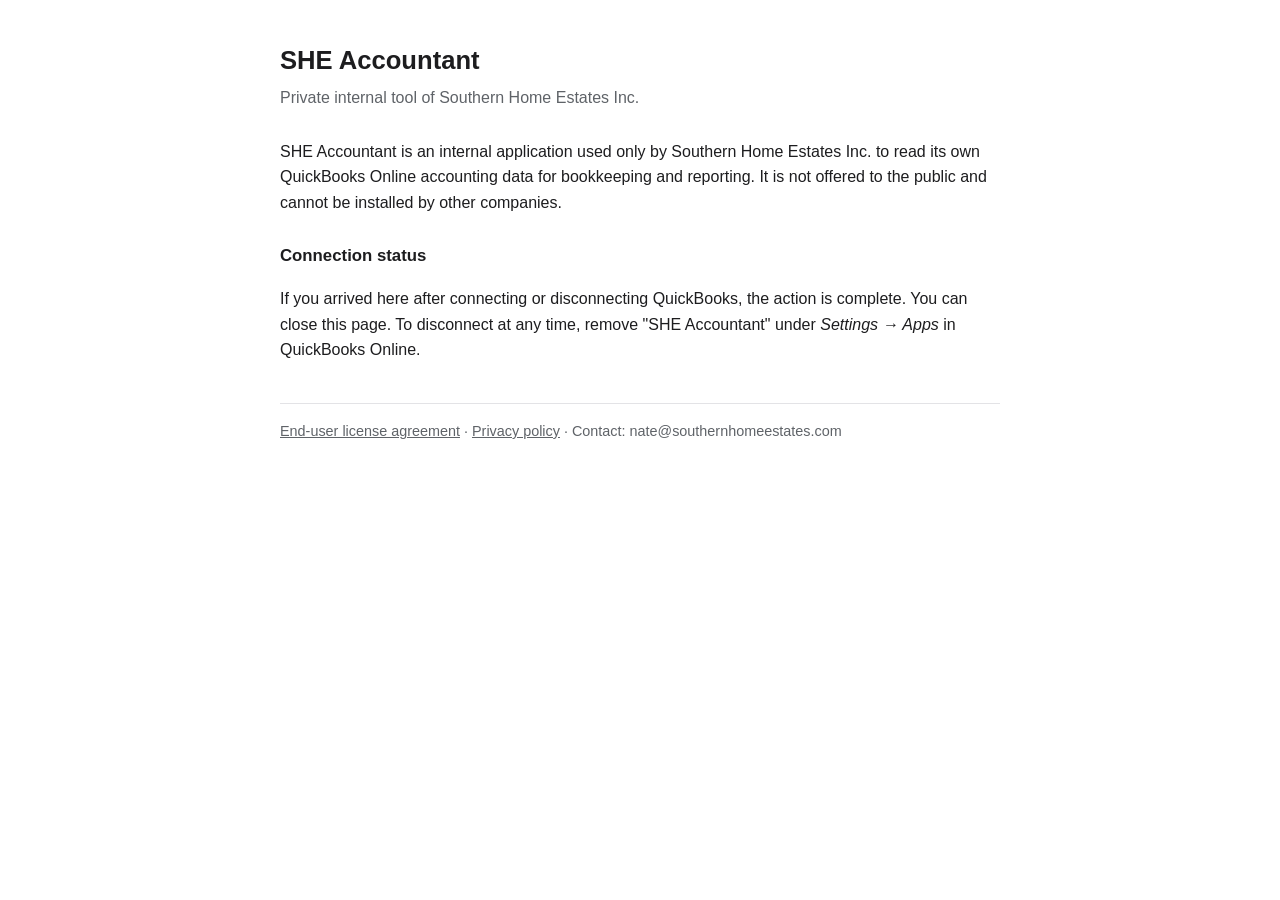
<file: index.html>
<!doctype html><html lang="en"><head><meta charset="utf-8"><meta name="viewport" content="width=device-width,initial-scale=1">
<title>SHE Accountant</title><meta name="robots" content="noindex"><link rel="stylesheet" href="style.css"></head><body><main>
<h1>SHE Accountant</h1><p class="sub">Private internal tool of Southern Home Estates Inc.</p>
<p>SHE Accountant is an internal application used only by Southern Home Estates Inc. to read its own QuickBooks Online accounting data for bookkeeping and reporting. It is not offered to the public and cannot be installed by other companies.</p>
<h2>Connection status</h2>
<p>If you arrived here after connecting or disconnecting QuickBooks, the action is complete. You can close this page. To disconnect at any time, remove "SHE Accountant" under <em>Settings → Apps</em> in QuickBooks Online.</p>
<nav><a href="eula.html">End-user license agreement</a> · <a href="privacy.html">Privacy policy</a> · Contact: nate@southernhomeestates.com</nav>
</main></body></html>
</file>
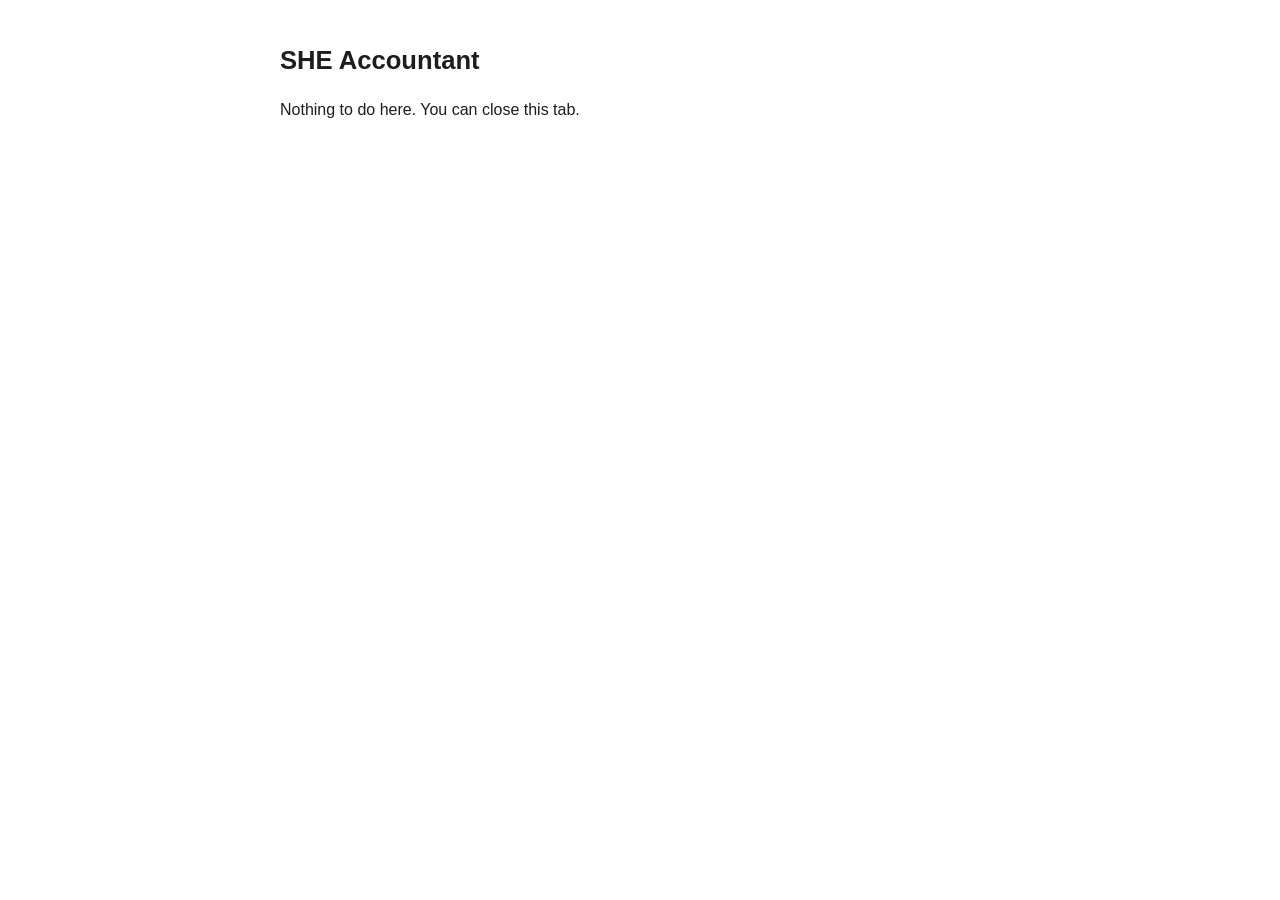
<file: callback.html>
<!doctype html>
<html lang="en">
<head>
<meta charset="utf-8">
<meta name="viewport" content="width=device-width, initial-scale=1">
<meta name="robots" content="noindex, nofollow">
<meta name="referrer" content="no-referrer">
<title>SHE Accountant – Connecting</title>
<link rel="stylesheet" href="style.css">
</head>
<body>
<main>
  <h1>SHE Accountant</h1>
  <p id="msg">Finishing the QuickBooks connection…</p>
</main>
<script>
  // Intuit sends the browser here after sign-in. This page stores nothing and sends nothing
  // anywhere else: it hands the one-time code straight to the sign-in script running on
  // this computer (127.0.0.1:8000), which checks it and swaps it for tokens.
  (function () {
    var q = new URLSearchParams(location.search);
    var msg = document.getElementById('msg');
    if (q.get('error')) {
      msg.textContent = 'QuickBooks returned an error: ' + q.get('error') + '. You can close this tab.';
      return;
    }
    if (!q.get('code') || !q.get('state')) {
      msg.textContent = 'Nothing to do here. You can close this tab.';
      return;
    }
    location.replace('http://127.0.0.1:8000/callback' + location.search);
  })();
</script>
</body>
</html>
</file>
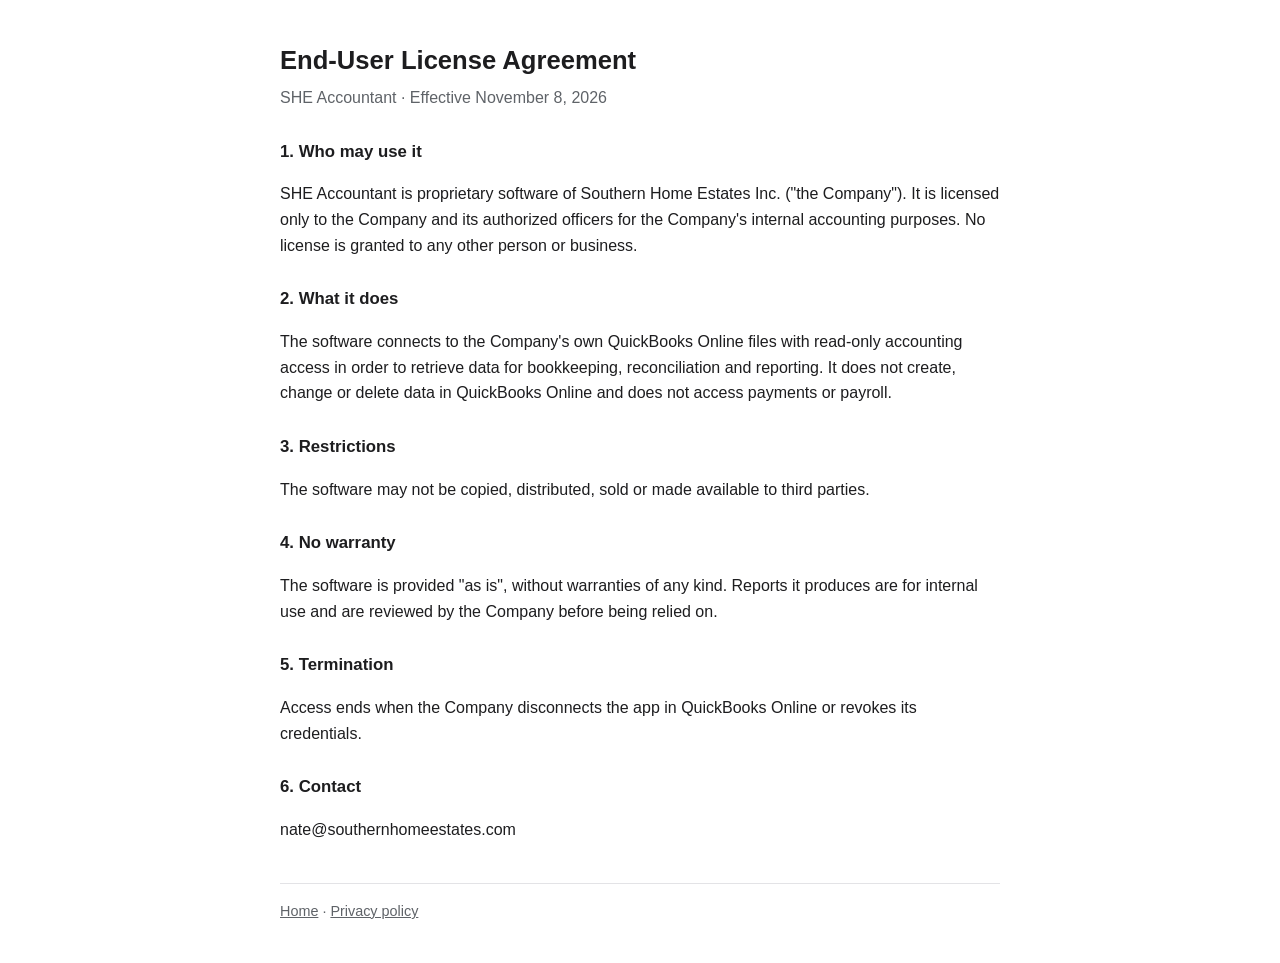
<file: eula.html>
<!doctype html><html lang="en"><head><meta charset="utf-8"><meta name="viewport" content="width=device-width,initial-scale=1">
<title>SHE Accountant License</title><meta name="robots" content="noindex"><link rel="stylesheet" href="style.css"></head><body><main>
<h1>End-User License Agreement</h1><p class="sub">SHE Accountant · Effective November 8, 2026</p>
<h2>1. Who may use it</h2><p>SHE Accountant is proprietary software of Southern Home Estates Inc. ("the Company"). It is licensed only to the Company and its authorized officers for the Company's internal accounting purposes. No license is granted to any other person or business.</p>
<h2>2. What it does</h2><p>The software connects to the Company's own QuickBooks Online files with read-only accounting access in order to retrieve data for bookkeeping, reconciliation and reporting. It does not create, change or delete data in QuickBooks Online and does not access payments or payroll.</p>
<h2>3. Restrictions</h2><p>The software may not be copied, distributed, sold or made available to third parties.</p>
<h2>4. No warranty</h2><p>The software is provided "as is", without warranties of any kind. Reports it produces are for internal use and are reviewed by the Company before being relied on.</p>
<h2>5. Termination</h2><p>Access ends when the Company disconnects the app in QuickBooks Online or revokes its credentials.</p>
<h2>6. Contact</h2><p>nate@southernhomeestates.com</p>
<nav><a href="index.html">Home</a> · <a href="privacy.html">Privacy policy</a></nav>
</main></body></html>
</file>
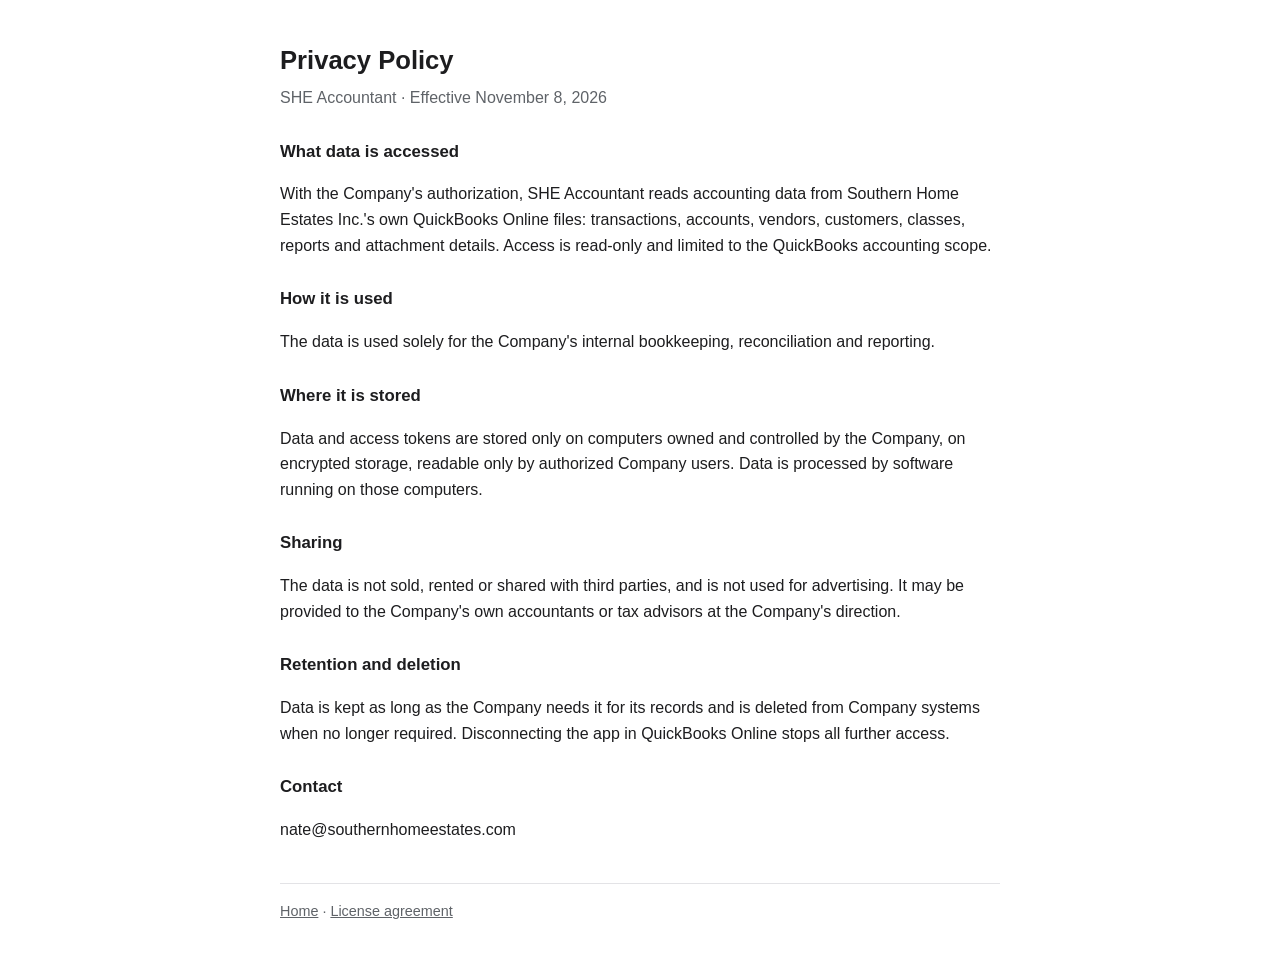
<file: privacy.html>
<!doctype html><html lang="en"><head><meta charset="utf-8"><meta name="viewport" content="width=device-width,initial-scale=1">
<title>SHE Accountant Privacy</title><meta name="robots" content="noindex"><link rel="stylesheet" href="style.css"></head><body><main>
<h1>Privacy Policy</h1><p class="sub">SHE Accountant · Effective November 8, 2026</p>
<h2>What data is accessed</h2><p>With the Company's authorization, SHE Accountant reads accounting data from Southern Home Estates Inc.'s own QuickBooks Online files: transactions, accounts, vendors, customers, classes, reports and attachment details. Access is read-only and limited to the QuickBooks accounting scope.</p>
<h2>How it is used</h2><p>The data is used solely for the Company's internal bookkeeping, reconciliation and reporting.</p>
<h2>Where it is stored</h2><p>Data and access tokens are stored only on computers owned and controlled by the Company, on encrypted storage, readable only by authorized Company users. Data is processed by software running on those computers.</p>
<h2>Sharing</h2><p>The data is not sold, rented or shared with third parties, and is not used for advertising. It may be provided to the Company's own accountants or tax advisors at the Company's direction.</p>
<h2>Retention and deletion</h2><p>Data is kept as long as the Company needs it for its records and is deleted from Company systems when no longer required. Disconnecting the app in QuickBooks Online stops all further access.</p>
<h2>Contact</h2><p>nate@southernhomeestates.com</p>
<nav><a href="index.html">Home</a> · <a href="eula.html">License agreement</a></nav>
</main></body></html>
</file>
<file: style.css>
:root{--bg:#ffffff;--fg:#1d1d1f;--muted:#5f6368;--line:#e3e3e6}
@media (prefers-color-scheme:dark){:root{--bg:#141416;--fg:#ececee;--muted:#a0a0a8;--line:#2c2c30}}
body{margin:0;background:var(--bg);color:var(--fg);font:16px/1.6 -apple-system,BlinkMacSystemFont,"Segoe UI",Roboto,sans-serif}
main{max-width:720px;margin:0 auto;padding:40px 16px}
h1{font-size:1.6rem;margin:0 0 4px}.sub{color:var(--muted);margin:0 0 28px}
h2{font-size:1.05rem;margin:28px 0 6px}nav{border-top:1px solid var(--line);margin-top:40px;padding-top:16px;color:var(--muted);font-size:.9rem}
a{color:inherit}
</file>
